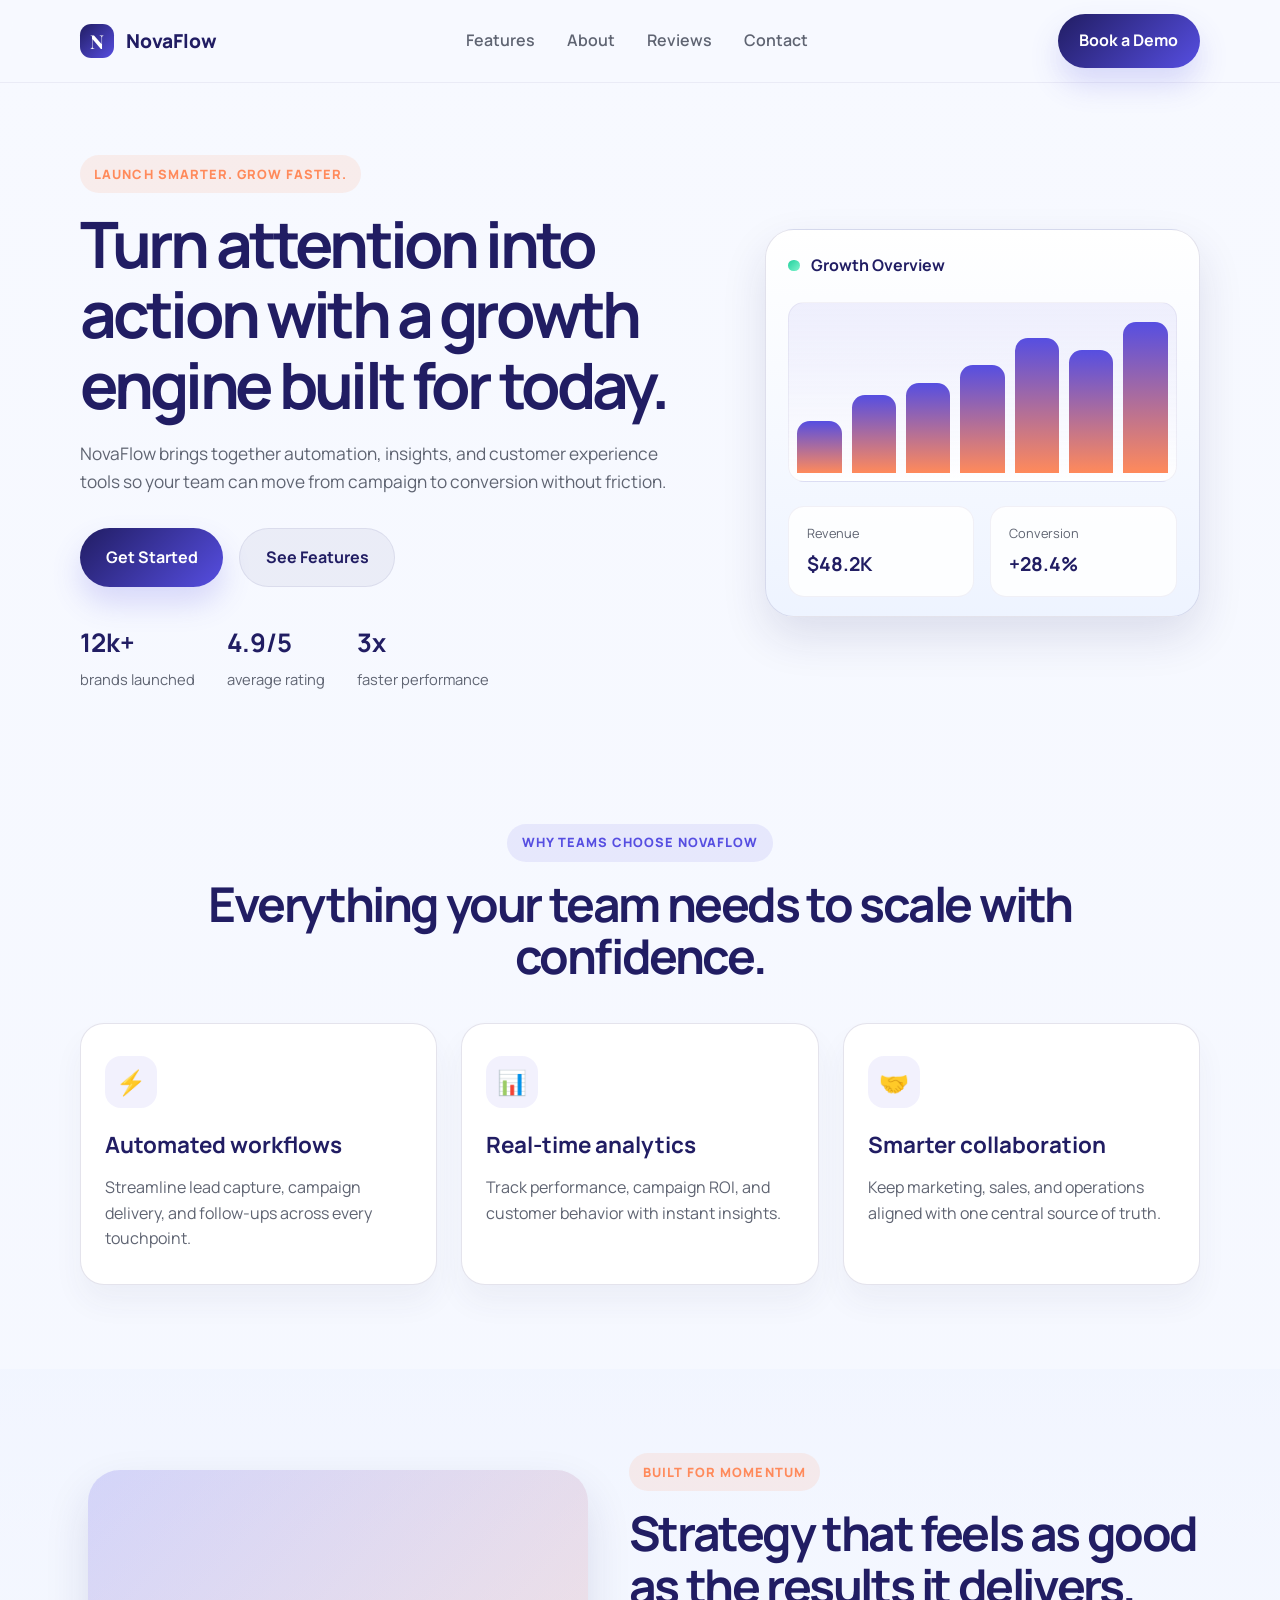
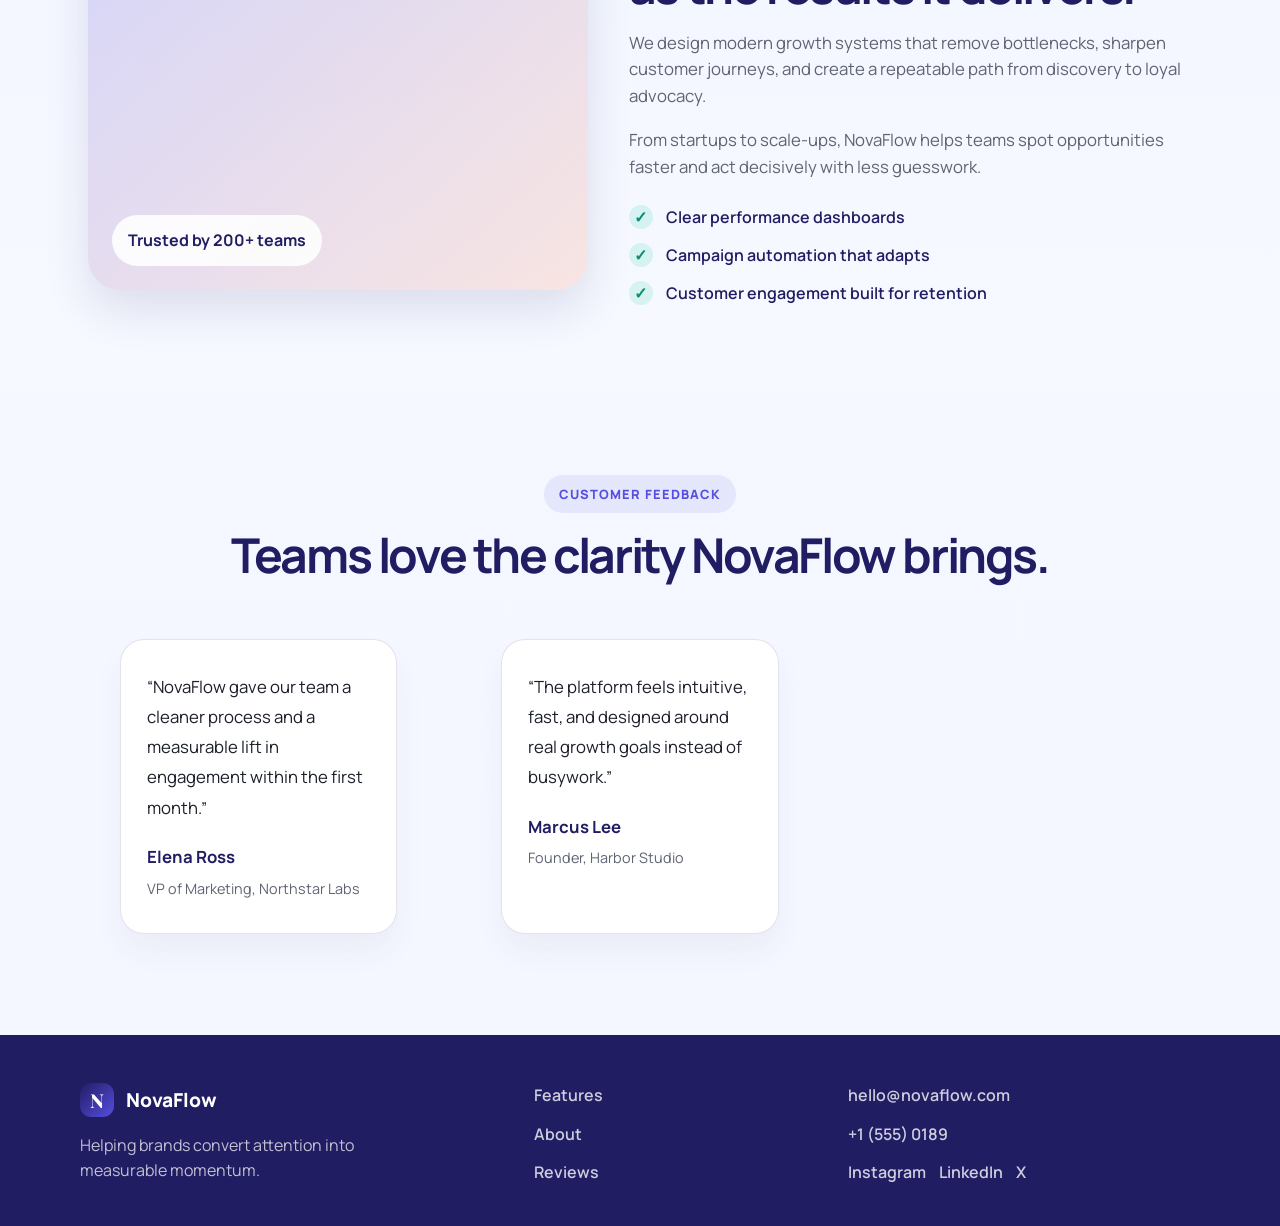
<file: OIBSIP/WebDevelopment-Task1-LandingPage/index.html>
<!DOCTYPE html>
<html lang="en">
  <head>
    <meta charset="UTF-8" />
    <meta name="viewport" content="width=device-width, initial-scale=1.0" />
    <title>NovaFlow | Smart Growth for Modern Brands</title>
    <meta
      name="description"
      content="NovaFlow helps brands grow faster with streamlined marketing, analytics, and customer engagement tools."
    />
    <link rel="preconnect" href="https://fonts.googleapis.com" />
    <link rel="preconnect" href="https://fonts.gstatic.com" crossorigin />
    <link
      href="https://fonts.googleapis.com/css2?family=Manrope:wght@400;500;600;700;800&family=Playfair+Display:wght@600;700&display=swap"
      rel="stylesheet"
    />
    <link rel="stylesheet" href="styles.css" />
  </head>
  <body>
    <header class="header">
      <nav class="nav container">
        <div class="brand">
          <span class="brand-mark">N</span>
          <span>NovaFlow</span>
        </div>

        <div class="nav-links">
          <a href="#features">Features</a>
          <a href="#about">About</a>
          <a href="#testimonials">Reviews</a>
          <a href="#contact">Contact</a>
        </div>

        <a class="nav-button" href="#contact">Book a Demo</a>
      </nav>
    </header>

    <main>
      <section class="hero">
        <div class="container hero-grid">
          <div class="hero-copy">
            <span class="eyebrow">Launch smarter. Grow faster.</span>
            <h1>Turn attention into action with a growth engine built for today.</h1>
            <p>
              NovaFlow brings together automation, insights, and customer experience tools
              so your team can move from campaign to conversion without friction.
            </p>
            <div class="hero-actions">
              <a class="primary-btn" href="#contact">Get Started</a>
              <a class="secondary-btn" href="#features">See Features</a>
            </div>
            <div class="hero-stats">
              <div>
                <strong>12k+</strong>
                <span>brands launched</span>
              </div>
              <div>
                <strong>4.9/5</strong>
                <span>average rating</span>
              </div>
              <div>
                <strong>3x</strong>
                <span>faster performance</span>
              </div>
            </div>
          </div>

          <div class="hero-card" aria-label="Dashboard preview">
            <div class="card-top">
              <span class="pulse"></span>
              <span>Growth Overview</span>
            </div>
            <div class="chart-bars" aria-hidden="true">
              <span style="height: 35%"></span>
              <span style="height: 52%"></span>
              <span style="height: 60%"></span>
              <span style="height: 72%"></span>
              <span style="height: 90%"></span>
              <span style="height: 82%"></span>
              <span style="height: 100%"></span>
            </div>
            <div class="mini-metrics">
              <div>
                <label>Revenue</label>
                <strong>$48.2K</strong>
              </div>
              <div>
                <label>Conversion</label>
                <strong>+28.4%</strong>
              </div>
            </div>
          </div>
        </div>
      </section>

      <section id="features" class="section features">
        <div class="container">
          <div class="section-heading">
            <span class="eyebrow eyebrow-alt">Why Teams Choose NovaFlow</span>
            <h2>Everything your team needs to scale with confidence.</h2>
          </div>

          <div class="feature-grid">
            <article class="feature-card">
              <div class="icon">⚡</div>
              <h3>Automated workflows</h3>
              <p>Streamline lead capture, campaign delivery, and follow-ups across every touchpoint.</p>
            </article>

            <article class="feature-card">
              <div class="icon">📊</div>
              <h3>Real-time analytics</h3>
              <p>Track performance, campaign ROI, and customer behavior with instant insights.</p>
            </article>

            <article class="feature-card">
              <div class="icon">🤝</div>
              <h3>Smarter collaboration</h3>
              <p>Keep marketing, sales, and operations aligned with one central source of truth.</p>
            </article>
          </div>
        </div>
      </section>

      <section id="about" class="section about">
        <div class="container about-grid">
          <div class="about-image">
            <div class="image-panel">
              <div class="image-badge">Trusted by 200+ teams</div>
            </div>
          </div>
          <div class="about-copy">
            <span class="eyebrow">Built for momentum</span>
            <h2>Strategy that feels as good as the results it delivers.</h2>
            <p>
              We design modern growth systems that remove bottlenecks, sharpen customer journeys,
              and create a repeatable path from discovery to loyal advocacy.
            </p>
            <p>
              From startups to scale-ups, NovaFlow helps teams spot opportunities faster and act
              decisively with less guesswork.
            </p>
            <ul class="check-list">
              <li>Clear performance dashboards</li>
              <li>Campaign automation that adapts</li>
              <li>Customer engagement built for retention</li>
            </ul>
          </div>
        </div>
      </section>

      <section id="testimonials" class="section testimonials">
        <div class="container">
          <div class="section-heading">
            <span class="eyebrow eyebrow-alt">Customer feedback</span>
            <h2>Teams love the clarity NovaFlow brings.</h2>
          </div>

          <div class="testimonial-grid">
            <blockquote class="testimonial-card">
              “NovaFlow gave our team a cleaner process and a measurable lift in engagement within the first month.”
              <footer>
                <strong>Elena Ross</strong>
                <span>VP of Marketing, Northstar Labs</span>
              </footer>
            </blockquote>

            <blockquote class="testimonial-card">
              “The platform feels intuitive, fast, and designed around real growth goals instead of busywork.”
              <footer>
                <strong>Marcus Lee</strong>
                <span>Founder, Harbor Studio</span>
              </footer>
            </blockquote>
          </div>
        </div>
      </section>
    </main>

    <footer id="contact" class="footer">
      <div class="container footer-grid">
        <div>
          <div class="brand footer-brand">
            <span class="brand-mark">N</span>
            <span>NovaFlow</span>
          </div>
          <p>Helping brands convert attention into measurable momentum.</p>
        </div>

        <div class="footer-links">
          <a href="#features">Features</a>
          <a href="#about">About</a>
          <a href="#testimonials">Reviews</a>
        </div>

        <div class="footer-contact">
          <a href="mailto:hello@novaflow.com">hello@novaflow.com</a>
          <a href="tel:+15550189">+1 (555) 0189</a>
          <div class="socials">
            <a href="#" aria-label="Instagram">Instagram</a>
            <a href="#" aria-label="LinkedIn">LinkedIn</a>
            <a href="#" aria-label="X">X</a>
          </div>
        </div>
      </div>
    </footer>
  </body>
</html>
</file>
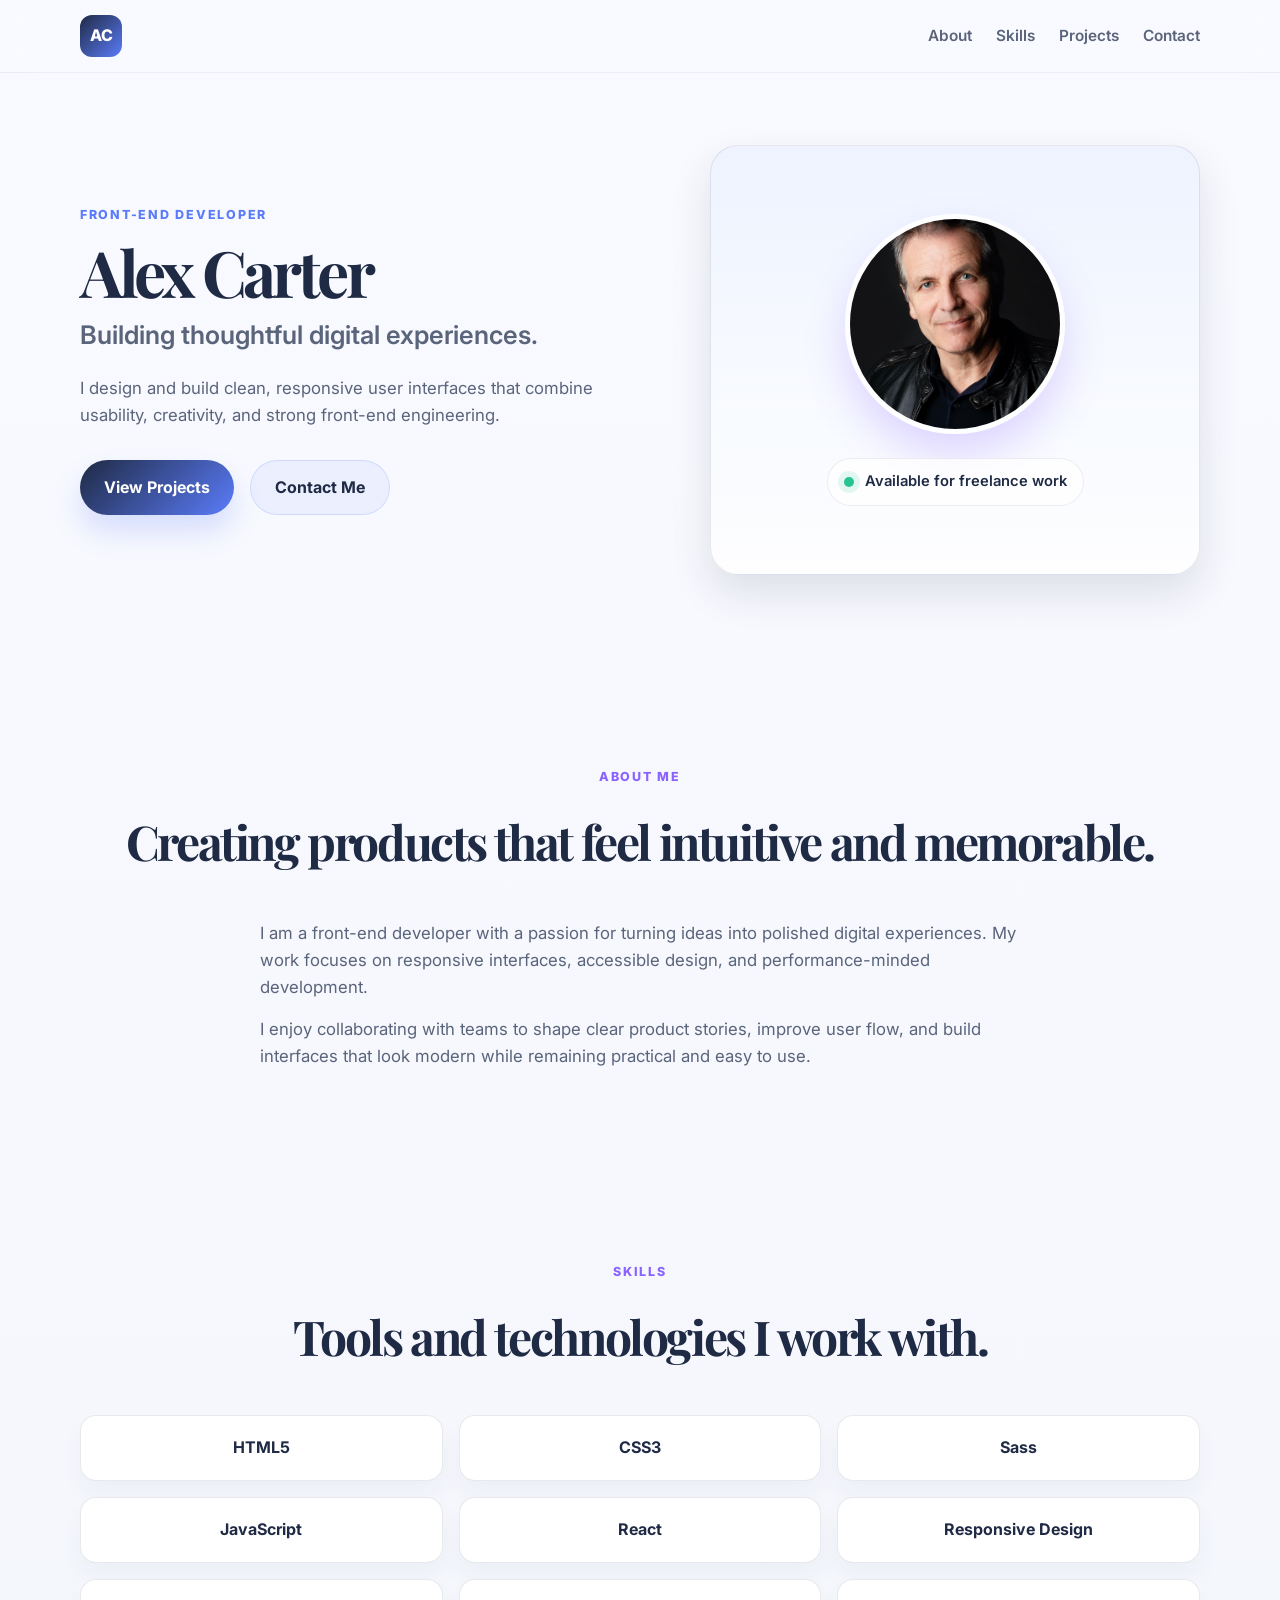
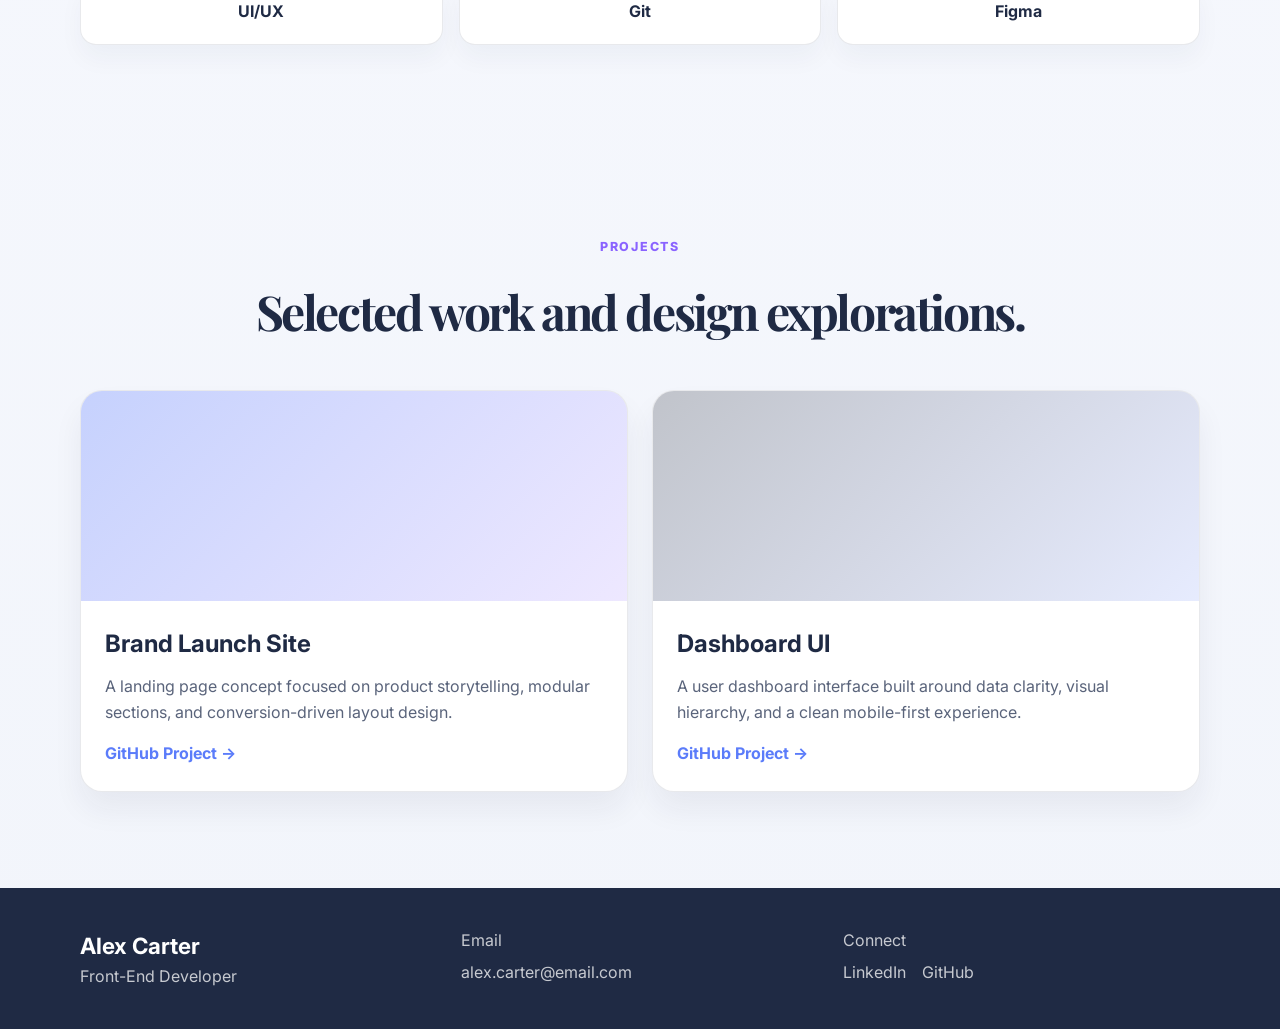
<file: OIBSIP/WebDevelopment-Task2-PersonalPortfolio/index.html>
<!DOCTYPE html>
<html lang="en">
  <head>
    <meta charset="UTF-8" />
    <meta name="viewport" content="width=device-width, initial-scale=1.0" />
    <title>Alex Carter | Portfolio</title>
    <meta
      name="description"
      content="Personal portfolio of Alex Carter, a front-end developer showcasing work, skills, and contact details."
    />
    <link rel="preconnect" href="https://fonts.googleapis.com" />
    <link rel="preconnect" href="https://fonts.gstatic.com" crossorigin />
    <link
      href="https://fonts.googleapis.com/css2?family=Inter:wght@400;500;600;700;800&family=Playfair+Display:wght@600;700&display=swap"
      rel="stylesheet"
    />
    <link rel="stylesheet" href="styles.css" />
  </head>
  <body>
    <header class="site-header">
      <nav class="container nav">
        <a href="#home" class="logo">AC</a>
        <div class="nav-links">
          <a href="#about">About</a>
          <a href="#skills">Skills</a>
          <a href="#projects">Projects</a>
          <a href="#contact">Contact</a>
        </div>
      </nav>
    </header>

    <main id="home">
      <section class="hero section">
        <div class="container hero-grid">
          <div class="hero-content">
            <p class="eyebrow">Front-End Developer</p>
            <h1>Alex Carter</h1>
            <h2>Building thoughtful digital experiences.</h2>
            <p class="lead">
              I design and build clean, responsive user interfaces that combine usability,
              creativity, and strong front-end engineering.
            </p>
            <div class="cta-group">
              <a href="#projects" class="btn btn-primary">View Projects</a>
              <a href="#contact" class="btn btn-secondary">Contact Me</a>
            </div>
          </div>

          <div class="profile-card" aria-label="Profile image placeholder">
            <img
              class="avatar"
              src="figure1.jpg"
              alt="Professional portrait of Alex Carter"
            />
            <div class="profile-badge">
              <span class="dot"></span>
              Available for freelance work
            </div>
          </div>
        </div>
      </section>

      <section id="about" class="section about">
        <div class="container">
          <div class="section-heading">
            <p class="eyebrow accent">About Me</p>
            <h3>Creating products that feel intuitive and memorable.</h3>
          </div>

          <div class="about-content">
            <p>
              I am a front-end developer with a passion for turning ideas into polished digital
              experiences. My work focuses on responsive interfaces, accessible design, and
              performance-minded development.
            </p>
            <p>
              I enjoy collaborating with teams to shape clear product stories, improve user flow,
              and build interfaces that look modern while remaining practical and easy to use.
            </p>
          </div>
        </div>
      </section>

      <section id="skills" class="section skills">
        <div class="container">
          <div class="section-heading">
            <p class="eyebrow accent">Skills</p>
            <h3>Tools and technologies I work with.</h3>
          </div>
          <div class="skills-grid">
            <div class="skill-item">HTML5</div>
            <div class="skill-item">CSS3</div>
            <div class="skill-item">Sass</div>
            <div class="skill-item">JavaScript</div>
            <div class="skill-item">React</div>
            <div class="skill-item">Responsive Design</div>
            <div class="skill-item">UI/UX</div>
            <div class="skill-item">Git</div>
            <div class="skill-item">Figma</div>
          </div>
        </div>
      </section>

      <section id="projects" class="section projects">
        <div class="container">
          <div class="section-heading">
            <p class="eyebrow accent">Projects</p>
            <h3>Selected work and design explorations.</h3>
          </div>

          <div class="project-grid">
            <article class="project-card">
              <div class="project-thumb thumb-one"></div>
              <div class="project-body">
                <h4>Brand Launch Site</h4>
                <p>
                  A landing page concept focused on product storytelling, modular sections, and
                  conversion-driven layout design.
                </p>
                <a href="https://github.com" target="_blank" rel="noreferrer">GitHub Project →</a>
              </div>
            </article>

            <article class="project-card">
              <div class="project-thumb thumb-two"></div>
              <div class="project-body">
                <h4>Dashboard UI</h4>
                <p>
                  A user dashboard interface built around data clarity, visual hierarchy, and a clean
                  mobile-first experience.
                </p>
                <a href="https://github.com" target="_blank" rel="noreferrer">GitHub Project →</a>
              </div>
            </article>
          </div>
        </div>
      </section>
    </main>

    <footer id="contact" class="site-footer">
      <div class="container footer-grid">
        <div>
          <p class="footer-name">Alex Carter</p>
          <p class="footer-role">Front-End Developer</p>
        </div>

        <div class="contact-block">
          <p>Email</p>
          <a href="mailto:alex.carter@email.com">alex.carter@email.com</a>
        </div>

        <div class="contact-block">
          <p>Connect</p>
          <div class="social-links">
            <a href="https://www.linkedin.com" target="_blank" rel="noreferrer">LinkedIn</a>
            <a href="https://github.com" target="_blank" rel="noreferrer">GitHub</a>
          </div>
        </div>
      </div>
    </footer>
  </body>
</html>
</file>
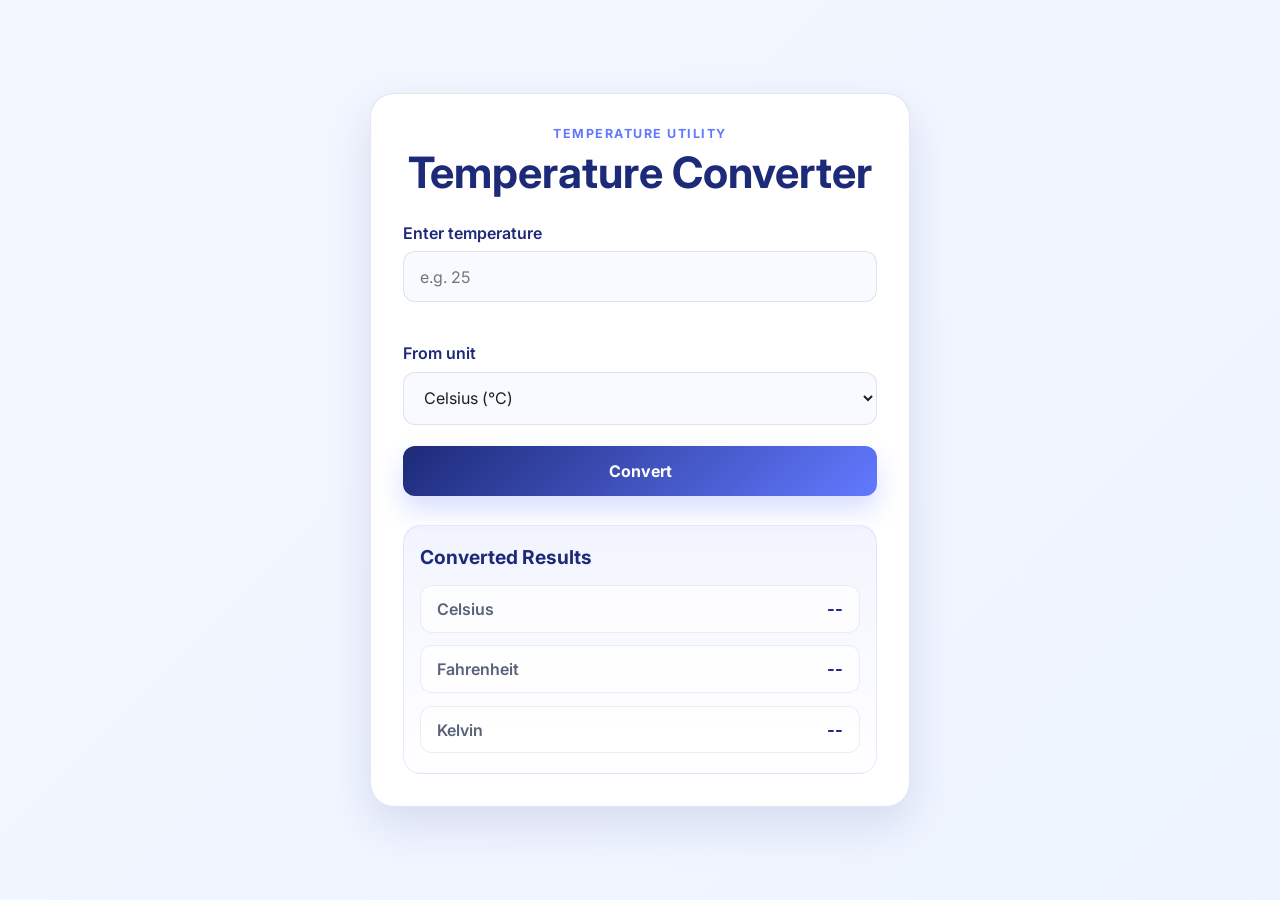
<file: OIBSIP/WebDevelopment-Task3-TemperatureConverter/index.html>
<!DOCTYPE html>
<html lang="en">
  <head>
    <meta charset="UTF-8" />
    <meta name="viewport" content="width=device-width, initial-scale=1.0" />
    <title>Temperature Converter</title>
    <link rel="preconnect" href="https://fonts.googleapis.com" />
    <link rel="preconnect" href="https://fonts.gstatic.com" crossorigin />
    <link
      href="https://fonts.googleapis.com/css2?family=Inter:wght@400;500;600;700;800&display=swap"
      rel="stylesheet"
    />
    <link rel="stylesheet" href="styles.css" />
  </head>
  <body>
    <main class="container">
      <section class="converter-card">
        <div class="header-block">
          <p class="eyebrow">Temperature Utility</p>
          <h1>Temperature Converter</h1>
        </div>

        <div class="input-group">
          <label for="temperature">Enter temperature</label>
          <input id="temperature" type="number" step="any" placeholder="e.g. 25" />
          <small id="error-message" class="error-message" aria-live="polite"></small>
        </div>

        <div class="unit-row">
          <div class="field-group">
            <label for="input-unit">From unit</label>
            <select id="input-unit">
              <option value="celsius">Celsius (°C)</option>
              <option value="fahrenheit">Fahrenheit (°F)</option>
              <option value="kelvin">Kelvin (K)</option>
            </select>
          </div>
        </div>

        <button id="convert-btn" class="convert-btn" type="button">Convert</button>

        <div class="results-panel" aria-live="polite">
          <h2>Converted Results</h2>
          <div class="result-grid">
            <div class="result-item">
              <span class="result-label">Celsius</span>
              <strong id="celsius-result">--</strong>
            </div>
            <div class="result-item">
              <span class="result-label">Fahrenheit</span>
              <strong id="fahrenheit-result">--</strong>
            </div>
            <div class="result-item">
              <span class="result-label">Kelvin</span>
              <strong id="kelvin-result">--</strong>
            </div>
          </div>
        </div>
      </section>
    </main>

    <script src="script.js"></script>
  </body>
</html>
</file>
<file: OIBSIP/WebDevelopment-Task1-LandingPage/styles.css>
:root {
  --bg: #f5f7ff;
  --surface: #ffffff;
  --surface-alt: #edf3ff;
  --primary: #211d63;
  --primary-soft: #564ee1;
  --accent: #ff8a5b;
  --accent-soft: #ffd9c7;
  --text: #1b1f2a;
  --muted: #5f6472;
  --border: rgba(33, 29, 99, 0.12);
  --shadow: 0 20px 45px rgba(33, 29, 99, 0.12);
}

* {
  box-sizing: border-box;
}

html {
  scroll-behavior: smooth;
}

body {
  margin: 0;
  font-family: "Manrope", sans-serif;
  background: linear-gradient(180deg, #f7f9ff 0%, #f4f7ff 100%);
  color: var(--text);
  line-height: 1.6;
}

a {
  text-decoration: none;
}

img {
  max-width: 100%;
  display: block;
}

.container {
  width: min(1120px, calc(100% - 32px));
  margin: 0 auto;
}

.header {
  position: sticky;
  top: 0;
  z-index: 10;
  backdrop-filter: blur(16px);
  background: rgba(247, 249, 255, 0.82);
  border-bottom: 1px solid rgba(33, 29, 99, 0.06);
}

.nav {
  display: flex;
  align-items: center;
  justify-content: space-between;
  min-height: 82px;
  gap: 24px;
}

.brand {
  display: inline-flex;
  align-items: center;
  gap: 0.75rem;
  font-size: 1.2rem;
  font-weight: 800;
  color: var(--primary);
}

.brand-mark {
  width: 2.1rem;
  height: 2.1rem;
  display: inline-flex;
  align-items: center;
  justify-content: center;
  border-radius: 0.7rem;
  background: linear-gradient(135deg, var(--primary) 0%, var(--primary-soft) 100%);
  color: white;
  font-family: "Playfair Display", serif;
}

.nav-links {
  display: flex;
  align-items: center;
  gap: 2rem;
  flex-wrap: wrap;
}

.nav-links a,
.footer-links a,
.footer-contact a,
.socials a {
  color: var(--muted);
  font-weight: 600;
  transition: color 0.2s ease;
}

.nav-links a:hover,
.footer-links a:hover,
.footer-contact a:hover,
.socials a:hover {
  color: var(--primary);
}

.nav-button,
.primary-btn,
.secondary-btn {
  display: inline-flex;
  align-items: center;
  justify-content: center;
  border-radius: 999px;
  font-weight: 700;
  transition: transform 0.2s ease, box-shadow 0.2s ease;
}

.nav-button,
.primary-btn {
  background: linear-gradient(135deg, var(--primary) 0%, var(--primary-soft) 100%);
  color: #fff;
  box-shadow: 0 16px 30px rgba(86, 78, 225, 0.2);
}

.nav-button {
  padding: 0.9rem 1.35rem;
}

.primary-btn,
.secondary-btn {
  padding: 1rem 1.6rem;
}

.primary-btn:hover,
.secondary-btn:hover,
.nav-button:hover {
  transform: translateY(-2px);
}

.secondary-btn {
  background: rgba(33, 29, 99, 0.05);
  color: var(--primary);
  border: 1px solid rgba(33, 29, 99, 0.08);
}

.hero {
  padding: 72px 0 48px;
}

.hero-grid {
  display: grid;
  grid-template-columns: 1.2fr 0.8fr;
  gap: 2rem;
  align-items: center;
}

.eyebrow {
  display: inline-block;
  margin-bottom: 1rem;
  padding: 0.55rem 0.9rem;
  border-radius: 999px;
  background: rgba(255, 138, 91, 0.12);
  color: var(--accent);
  font-size: 0.8rem;
  font-weight: 800;
  letter-spacing: 0.08em;
  text-transform: uppercase;
}

.eyebrow-alt {
  background: rgba(86, 78, 225, 0.1);
  color: var(--primary-soft);
}

.hero-copy h1,
.section-heading h2,
.about-copy h2 {
  margin: 0;
  color: var(--primary);
  line-height: 1.1;
}

.hero-copy h1 {
  font-size: clamp(2.8rem, 5vw, 5rem);
  letter-spacing: -0.06em;
}

.hero-copy p {
  margin: 1.25rem 0 0;
  font-size: 1.08rem;
  color: var(--muted);
  max-width: 620px;
}

.hero-actions {
  display: flex;
  flex-wrap: wrap;
  gap: 1rem;
  margin-top: 2rem;
}

.hero-stats {
  display: flex;
  flex-wrap: wrap;
  gap: 2rem;
  margin-top: 2.25rem;
}

.hero-stats div {
  display: flex;
  flex-direction: column;
  gap: 0.25rem;
}

.hero-stats strong {
  font-size: 1.6rem;
  color: var(--primary);
}

.hero-stats span {
  color: var(--muted);
  font-size: 0.92rem;
}

.hero-card {
  position: relative;
  background: linear-gradient(180deg, rgba(255, 255, 255, 0.95) 0%, rgba(237, 243, 255, 0.95) 100%);
  border: 1px solid var(--border);
  border-radius: 1.8rem;
  box-shadow: var(--shadow);
  padding: 1.4rem 1.4rem 1.2rem;
}

.card-top {
  display: flex;
  align-items: center;
  gap: 0.7rem;
  margin-bottom: 1.5rem;
  color: var(--primary);
  font-weight: 700;
}

.pulse {
  width: 0.72rem;
  height: 0.72rem;
  border-radius: 50%;
  background: linear-gradient(135deg, #23d19e 0%, #7ff3cc 100%);
  box-shadow: 0 0 0 0 rgba(35, 209, 158, 0.6);
  animation: pulse 1.8s infinite;
}

@keyframes pulse {
  0% {
    box-shadow: 0 0 0 0 rgba(35, 209, 158, 0.5);
  }
  70% {
    box-shadow: 0 0 0 16px rgba(35, 209, 158, 0);
  }
  100% {
    box-shadow: 0 0 0 0 rgba(35, 209, 158, 0);
  }
}

.chart-bars {
  display: flex;
  align-items: end;
  justify-content: space-between;
  height: 180px;
  padding: 1.2rem 0.5rem 0.5rem;
  border-radius: 1rem;
  background: linear-gradient(180deg, rgba(86, 78, 225, 0.08) 0%, rgba(255, 255, 255, 0.9) 100%);
  border: 1px solid rgba(33, 29, 99, 0.06);
}

.chart-bars span {
  width: 12%;
  display: block;
  border-radius: 0.8rem 0.8rem 0 0;
  background: linear-gradient(180deg, var(--primary-soft) 0%, var(--accent) 100%);
}

.mini-metrics {
  display: grid;
  grid-template-columns: repeat(2, minmax(0, 1fr));
  gap: 1rem;
  margin-top: 1.5rem;
}

.mini-metrics div {
  padding: 1rem 1.1rem;
  border-radius: 1rem;
  background: rgba(255, 255, 255, 0.86);
  border: 1px solid rgba(33, 29, 99, 0.06);
}

.mini-metrics label {
  display: block;
  font-size: 0.8rem;
  color: var(--muted);
  margin-bottom: 0.35rem;
}

.mini-metrics strong {
  color: var(--primary);
  font-size: 1.2rem;
}

.section {
  padding: 84px 0;
}

.section-heading {
  text-align: center;
  margin-bottom: 2.5rem;
}

.section-heading h2,
.about-copy h2 {
  font-size: clamp(2rem, 4vw, 3rem);
  letter-spacing: -0.05em;
}

.feature-grid,
.testimonial-grid {
  display: grid;
  grid-template-columns: repeat(3, minmax(0, 1fr));
  gap: 1.5rem;
}

.feature-card,
.testimonial-card {
  background: var(--surface);
  border: 1px solid var(--border);
  border-radius: 1.5rem;
  box-shadow: 0 18px 30px rgba(50, 58, 93, 0.05);
}

.feature-card {
  padding: 2rem 1.5rem;
}

.icon {
  width: 3.25rem;
  height: 3.25rem;
  display: inline-flex;
  align-items: center;
  justify-content: center;
  border-radius: 1rem;
  background: rgba(86, 78, 225, 0.08);
  font-size: 1.5rem;
  margin-bottom: 1.2rem;
}

.feature-card h3 {
  margin: 0 0 0.75rem;
  font-size: 1.4rem;
  color: var(--primary);
}

.feature-card p {
  margin: 0;
  color: var(--muted);
}

.about {
  background: linear-gradient(180deg, rgba(238, 243, 255, 0.5) 0%, rgba(255, 255, 255, 0.2) 100%);
}

.about-grid {
  display: grid;
  grid-template-columns: 0.95fr 1.05fr;
  gap: 2rem;
  align-items: center;
}

.about-image {
  display: flex;
  justify-content: center;
}

.image-panel {
  position: relative;
  width: min(100%, 500px);
  min-height: 420px;
  border-radius: 2rem;
  background: linear-gradient(135deg, rgba(86, 78, 225, 0.2), rgba(255, 138, 91, 0.18)),
    url("https://images.unsplash.com/photo-1522202176988-66273c2fd55f?auto=format&fit=crop&w=900&q=80") center/cover no-repeat;
  box-shadow: var(--shadow);
  overflow: hidden;
}

.image-badge {
  position: absolute;
  bottom: 1.5rem;
  left: 1.5rem;
  background: rgba(255, 255, 255, 0.88);
  color: var(--primary);
  padding: 0.8rem 1rem;
  border-radius: 999px;
  font-weight: 700;
}

.about-copy p {
  color: var(--muted);
  font-size: 1.05rem;
}

.check-list {
  list-style: none;
  padding: 0;
  margin: 1.5rem 0 0;
  display: grid;
  gap: 0.8rem;
  color: var(--primary);
  font-weight: 600;
}

.check-list li::before {
  content: "✓";
  display: inline-block;
  width: 1.5rem;
  height: 1.5rem;
  margin-right: 0.8rem;
  border-radius: 50%;
  background: rgba(35, 209, 158, 0.15);
  color: #0f8d70;
  text-align: center;
  line-height: 1.5rem;
}

.testimonial-card {
  padding: 2rem 1.6rem;
  color: var(--text);
}

.testimonial-card {
  font-size: 1.05rem;
  line-height: 1.8;
}

.testimonial-card footer {
  display: flex;
  flex-direction: column;
  gap: 0.2rem;
  margin-top: 1.2rem;
}

.testimonial-card strong {
  color: var(--primary);
}

.testimonial-card span {
  color: var(--muted);
  font-size: 0.9rem;
}

.footer {
  background: var(--primary);
  color: rgba(255, 255, 255, 0.8);
  padding: 3rem 0 2.5rem;
}

.footer-grid {
  display: grid;
  grid-template-columns: 1.2fr 0.8fr 1fr;
  gap: 2rem;
  align-items: start;
}

.footer-brand {
  color: white;
}

.footer p {
  margin: 1rem 0 0;
  max-width: 320px;
  color: rgba(255, 255, 255, 0.72);
}

.footer-links,
.footer-contact,
.socials {
  display: flex;
  flex-direction: column;
  gap: 0.8rem;
}

.footer-links a,
.footer-contact a,
.socials a {
  color: rgba(255, 255, 255, 0.78);
}

.socials {
  flex-direction: row;
  flex-wrap: wrap;
}

@media (max-width: 900px) {
  .hero-grid,
  .about-grid,
  .footer-grid,
  .feature-grid,
  .testimonial-grid {
    grid-template-columns: 1fr;
  }

  .feature-grid,
  .testimonial-grid {
    max-width: 620px;
    margin: 0 auto;
  }
}

@media (max-width: 640px) {
  .nav {
    flex-wrap: wrap;
    justify-content: center;
    padding: 1rem 0;
  }

  .nav-links {
    justify-content: center;
    gap: 0.8rem 1.2rem;
  }

  .nav-button {
    width: 100%;
  }

  .hero {
    padding-top: 52px;
  }

  .hero-actions {
    flex-direction: column;
  }

  .primary-btn,
  .secondary-btn,
  .nav-button {
    width: 100%;
  }

  .hero-stats {
    justify-content: space-between;
  }
}
</file>
<file: OIBSIP/WebDevelopment-Task2-PersonalPortfolio/styles.css>
:root {
  --bg: #f5f7fb;
  --surface: #ffffff;
  --surface-alt: #eef3ff;
  --primary: #1f2a44;
  --primary-soft: #5b7cfa;
  --secondary: #8a63ff;
  --text: #20273e;
  --muted: #5a647b;
  --line: rgba(31, 42, 68, 0.1);
  --shadow: 0 18px 40px rgba(31, 42, 68, 0.12);
}

* {
  box-sizing: border-box;
}

html {
  scroll-behavior: smooth;
}

body {
  margin: 0;
  font-family: "Inter", sans-serif;
  background: linear-gradient(180deg, #f9faff 0%, #f2f5fb 100%);
  color: var(--text);
  line-height: 1.6;
}

a {
  color: inherit;
  text-decoration: none;
}

img {
  max-width: 100%;
  display: block;
}

.container {
  width: min(1120px, calc(100% - 32px));
  margin: 0 auto;
}

.section {
  padding: 96px 0;
}

.site-header {
  position: sticky;
  top: 0;
  z-index: 20;
  background: rgba(249, 250, 255, 0.8);
  backdrop-filter: blur(14px);
  border-bottom: 1px solid rgba(31, 42, 68, 0.06);
}

.nav {
  min-height: 72px;
  display: flex;
  justify-content: space-between;
  align-items: center;
  gap: 1.5rem;
}

.logo {
  display: inline-flex;
  align-items: center;
  justify-content: center;
  width: 42px;
  height: 42px;
  border-radius: 12px;
  background: linear-gradient(135deg, var(--primary) 0%, var(--primary-soft) 100%);
  color: #fff;
  font-weight: 800;
}

.nav-links {
  display: flex;
  align-items: center;
  gap: 1.5rem;
  flex-wrap: wrap;
}

.nav-links a {
  color: var(--muted);
  font-size: 0.96rem;
  font-weight: 600;
}

.nav-links a:hover {
  color: var(--primary);
}

.hero {
  padding-top: 72px;
}

.hero-grid {
  display: grid;
  grid-template-columns: 1.1fr 0.9fr;
  gap: 2rem;
  align-items: center;
}

.eyebrow {
  margin: 0 0 1rem;
  font-size: 0.78rem;
  font-weight: 800;
  letter-spacing: 0.14em;
  text-transform: uppercase;
  color: var(--primary-soft);
}

.accent {
  color: var(--secondary);
}

.hero-content h1,
.section-heading h3 {
  margin: 0;
  font-family: "Playfair Display", serif;
  color: var(--primary);
}

.hero-content h1 {
  font-size: clamp(3rem, 5vw, 5rem);
  line-height: 0.98;
  letter-spacing: -0.06em;
}

.hero-content h2 {
  margin: 0.7rem 0 0;
  font-size: clamp(1.5rem, 2vw, 2.2rem);
  color: var(--muted);
  font-weight: 600;
}

.lead {
  margin: 1.2rem 0 0;
  max-width: 560px;
  color: var(--muted);
  font-size: 1.05rem;
}

.cta-group {
  display: flex;
  flex-wrap: wrap;
  gap: 1rem;
  margin-top: 2rem;
}

.btn {
  display: inline-flex;
  align-items: center;
  justify-content: center;
  min-height: 48px;
  padding: 0.85rem 1.5rem;
  border-radius: 999px;
  font-weight: 700;
  transition: transform 0.2s ease, box-shadow 0.2s ease;
}

.btn:hover {
  transform: translateY(-1px);
}

.btn-primary {
  background: linear-gradient(135deg, var(--primary) 0%, var(--primary-soft) 100%);
  color: #fff;
  box-shadow: 0 16px 28px rgba(91, 124, 250, 0.22);
}

.btn-secondary {
  background: rgba(91, 124, 250, 0.08);
  color: var(--primary);
  border: 1px solid rgba(91, 124, 250, 0.18);
}

.profile-card {
  display: flex;
  flex-direction: column;
  align-items: center;
  justify-content: center;
  min-height: 430px;
  background: linear-gradient(180deg, var(--surface-alt) 0%, rgba(255, 255, 255, 0.8) 100%);
  border: 1px solid var(--line);
  border-radius: 28px;
  box-shadow: var(--shadow);
  padding: 2rem;
}

.avatar {
  width: 220px;
  height: 220px;
  object-fit: cover;
  border-radius: 50%;
  display: block;
  border: 5px solid rgba(255, 255, 255, 0.9);
  box-shadow: 0 22px 40px rgba(138, 99, 255, 0.24);
}

.profile-badge {
  margin-top: 1.5rem;
  display: inline-flex;
  align-items: center;
  gap: 0.7rem;
  padding: 0.7rem 1rem;
  border-radius: 999px;
  background: rgba(255, 255, 255, 0.75);
  border: 1px solid rgba(31, 42, 68, 0.08);
  color: var(--primary);
  font-size: 0.92rem;
  font-weight: 600;
}

.dot {
  width: 10px;
  height: 10px;
  border-radius: 50%;
  background: #27c490;
  box-shadow: 0 0 0 6px rgba(39, 196, 144, 0.12);
}

.section-heading {
  text-align: center;
  margin-bottom: 2.5rem;
}

.section-heading h3 {
  font-size: clamp(2rem, 4vw, 3rem);
  letter-spacing: -0.05em;
}

.about-content {
  max-width: 760px;
  margin: 0 auto;
  display: grid;
  gap: 1rem;
}

.about-content p {
  margin: 0;
  font-size: 1.05rem;
  color: var(--muted);
}

.skills-grid {
  display: grid;
  grid-template-columns: repeat(3, minmax(0, 1fr));
  gap: 1rem;
}

.skill-item {
  padding: 1.2rem 1rem;
  background: var(--surface);
  border: 1px solid var(--line);
  border-radius: 16px;
  text-align: center;
  font-weight: 700;
  color: var(--primary);
  box-shadow: 0 14px 25px rgba(31, 42, 68, 0.04);
}

.project-grid {
  display: grid;
  grid-template-columns: repeat(2, minmax(0, 1fr));
  gap: 1.5rem;
}

.project-card {
  background: var(--surface);
  border: 1px solid var(--line);
  border-radius: 22px;
  overflow: hidden;
  box-shadow: 0 18px 30px rgba(31, 42, 68, 0.06);
}

.project-thumb {
  height: 210px;
  background-size: cover;
  background-position: center;
}

.thumb-one {
  background: linear-gradient(135deg, rgba(91, 124, 250, 0.35), rgba(138, 99, 255, 0.15)),
    url("https://images.unsplash.com/photo-1522202176988-66273c2fd55f?auto=format&fit=crop&w=900&q=80") center/cover no-repeat;
}

.thumb-two {
  background: linear-gradient(135deg, rgba(31, 42, 68, 0.28), rgba(91, 124, 250, 0.15)),
    url("https://images.unsplash.com/photo-1460925895917-afdab827c52f?auto=format&fit=crop&w=900&q=80") center/cover no-repeat;
}

.project-body {
  padding: 1.5rem;
}

.project-body h4 {
  margin: 0 0 0.7rem;
  font-size: 1.5rem;
  color: var(--primary);
}

.project-body p {
  margin: 0 0 1rem;
  color: var(--muted);
}

.project-body a {
  display: inline-block;
  color: var(--primary-soft);
  font-weight: 700;
}

.site-footer {
  background: var(--primary);
  color: rgba(255, 255, 255, 0.88);
  padding: 2.5rem 0;
}

.footer-grid {
  display: grid;
  grid-template-columns: 1fr 1fr 1fr;
  gap: 1.5rem;
  align-items: start;
}

.footer-name,
.footer-role,
.contact-block p {
  margin: 0;
}

.footer-name {
  font-size: 1.4rem;
  font-weight: 700;
  color: #fff;
}

.footer-role,
.contact-block p,
.contact-block a,
.social-links a {
  color: rgba(255, 255, 255, 0.75);
}

.contact-block {
  display: flex;
  flex-direction: column;
  gap: 0.4rem;
}

.social-links {
  display: flex;
  gap: 1rem;
  flex-wrap: wrap;
}

@media (max-width: 860px) {
  .hero-grid,
  .project-grid,
  .footer-grid,
  .skills-grid {
    grid-template-columns: 1fr;
  }

  .skills-grid {
    max-width: 640px;
    margin: 0 auto;
  }
}

@media (max-width: 620px) {
  .nav {
    flex-wrap: wrap;
    justify-content: center;
    padding: 1rem 0;
  }

  .nav-links {
    justify-content: center;
  }

  .cta-group {
    flex-direction: column;
  }

  .btn {
    width: 100%;
  }

  .profile-card {
    min-height: 340px;
  }

  .avatar {
    width: 170px;
    height: 170px;
    font-size: 3.2rem;
  }
}
</file>
<file: OIBSIP/WebDevelopment-Task3-TemperatureConverter/styles.css>
:root {
  --bg-1: #f3f7ff;
  --bg-2: #eef4ff;
  --card: #ffffff;
  --primary: #1d2a78;
  --primary-soft: #6279ff;
  --accent: #ff8a5b;
  --text: #1a1f2d;
  --muted: #58627a;
  --danger: #d9485f;
  --border: rgba(29, 42, 120, 0.12);
  --shadow: 0 18px 45px rgba(29, 42, 120, 0.12);
}

* {
  box-sizing: border-box;
}

body {
  margin: 0;
  min-height: 100vh;
  display: grid;
  place-items: center;
  font-family: "Inter", sans-serif;
  background: linear-gradient(135deg, var(--bg-1) 0%, var(--bg-2) 100%);
  color: var(--text);
}

.container {
  width: min(540px, calc(100% - 32px));
}

.converter-card {
  background: var(--card);
  border: 1px solid var(--border);
  border-radius: 24px;
  padding: 2rem;
  box-shadow: var(--shadow);
}

.header-block {
  text-align: center;
  margin-bottom: 1.6rem;
}

.eyebrow {
  margin: 0 0 0.5rem;
  font-size: 0.78rem;
  font-weight: 700;
  letter-spacing: 0.12em;
  text-transform: uppercase;
  color: var(--primary-soft);
}

h1 {
  margin: 0;
  font-size: clamp(2rem, 4vw, 2.7rem);
  line-height: 1.1;
  color: var(--primary);
}

.input-group,
.field-group {
  display: flex;
  flex-direction: column;
  gap: 0.55rem;
}

label {
  font-weight: 600;
  color: var(--primary);
}

input,
select {
  width: 100%;
  border: 1px solid var(--border);
  border-radius: 12px;
  padding: 0.9rem 1rem;
  font: inherit;
  color: var(--text);
  background: #f9faff;
}

input:focus,
select:focus {
  outline: 2px solid rgba(98, 121, 255, 0.18);
  border-color: var(--primary-soft);
}

.error-message {
  min-height: 1.2em;
  color: var(--danger);
  font-size: 0.85rem;
  font-weight: 600;
}

.unit-row {
  margin-top: 1rem;
}

.convert-btn {
  margin-top: 1.3rem;
  width: 100%;
  border: none;
  border-radius: 12px;
  padding: 0.95rem 1.2rem;
  cursor: pointer;
  font: inherit;
  font-weight: 700;
  color: #fff;
  background: linear-gradient(135deg, var(--primary) 0%, var(--primary-soft) 100%);
  box-shadow: 0 14px 26px rgba(98, 121, 255, 0.24);
  transition: transform 0.2s ease;
}

.convert-btn:hover {
  transform: translateY(-1px);
}

.results-panel {
  margin-top: 1.8rem;
  border-radius: 18px;
  background: linear-gradient(180deg, rgba(98, 121, 255, 0.08) 0%, rgba(255, 255, 255, 0.8) 100%);
  border: 1px solid rgba(98, 121, 255, 0.15);
  padding: 1.2rem 1rem;
}

.results-panel h2 {
  margin: 0 0 1rem;
  font-size: 1.2rem;
  color: var(--primary);
}

.result-grid {
  display: grid;
  gap: 0.8rem;
}

.result-item {
  display: flex;
  justify-content: space-between;
  gap: 1rem;
  padding: 0.8rem 1rem;
  border-radius: 12px;
  background: rgba(255, 255, 255, 0.7);
  border: 1px solid rgba(29, 42, 120, 0.08);
}

.result-label {
  color: var(--muted);
  font-weight: 600;
}

.result-item strong {
  color: var(--primary);
  font-size: 1.05rem;
}

@media (max-width: 480px) {
  .converter-card {
    padding: 1.4rem;
  }

  .result-item {
    flex-direction: column;
    align-items: flex-start;
  }
}
</file>
